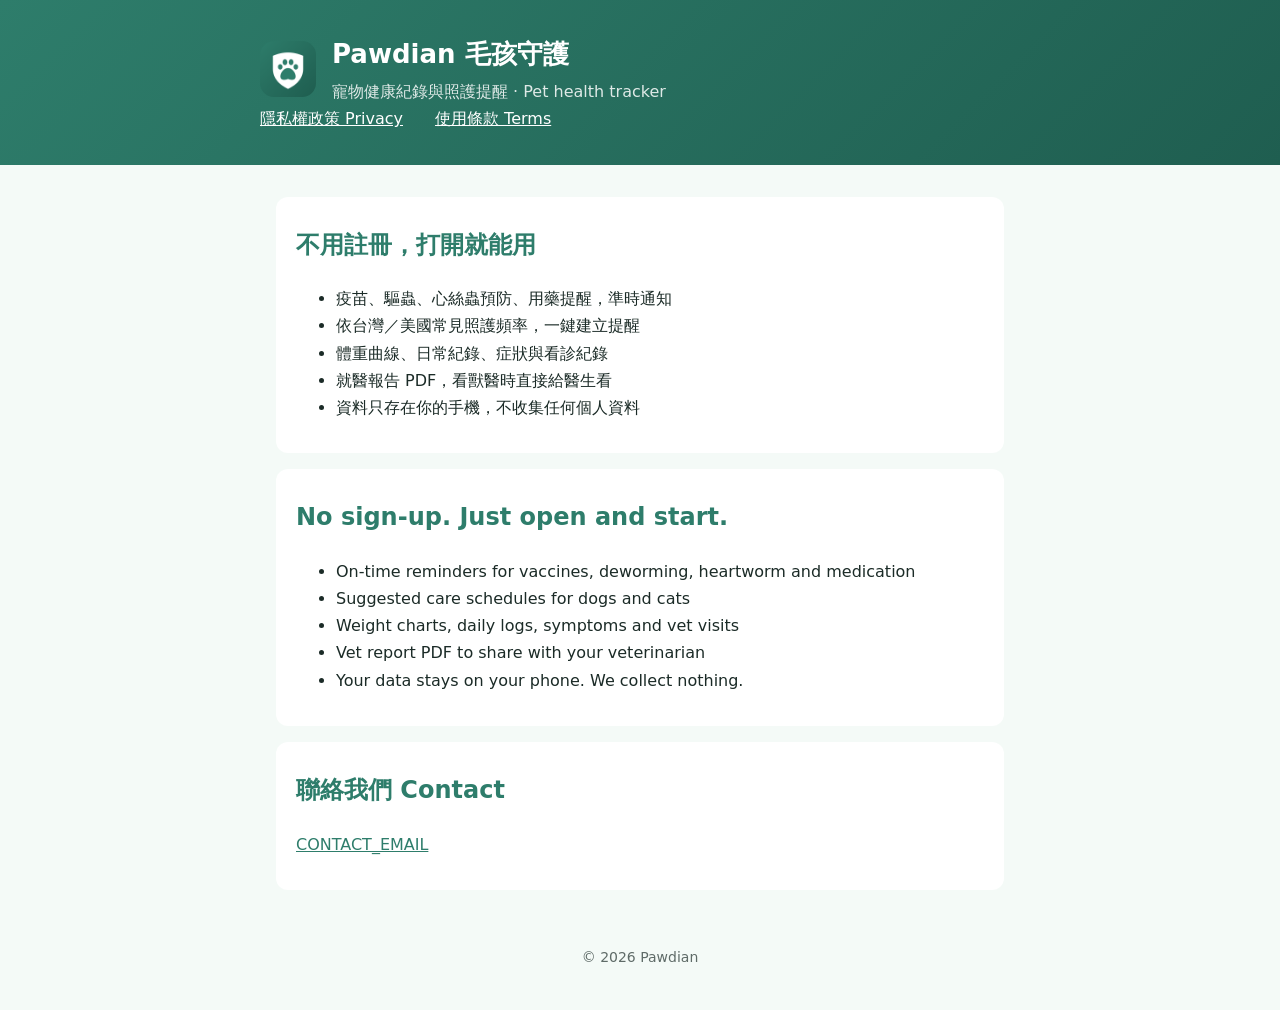
<file: site/index.html>
<!doctype html>
<html lang="zh-Hant">
<head>
  <meta charset="utf-8">
  <meta name="viewport" content="width=device-width, initial-scale=1">
  <title>Pawdian 毛孩守護</title>
  <meta name="description" content="Pawdian 毛孩守護：寵物疫苗、驅蟲、用藥提醒與健康紀錄。Pet health tracker with vaccine, deworming and medication reminders.">
  <link rel="icon" href="icon-512.png">
  <link rel="stylesheet" href="style.css">
</head>
<body>
<header>
  <div class="wrap">
    <img src="icon-512.png" alt="">
    <div>
      <h1>Pawdian 毛孩守護</h1>
      <p>寵物健康紀錄與照護提醒 · Pet health tracker</p>
    </div>
  </div>
  <nav class="wrap">
    <a href="privacy.html">隱私權政策 Privacy</a>
    <a href="terms.html">使用條款 Terms</a>
  </nav>
</header>
<main class="wrap">
  <section class="card">
    <h2>不用註冊，打開就能用</h2>
    <ul>
      <li>疫苗、驅蟲、心絲蟲預防、用藥提醒，準時通知</li>
      <li>依台灣／美國常見照護頻率，一鍵建立提醒</li>
      <li>體重曲線、日常紀錄、症狀與看診紀錄</li>
      <li>就醫報告 PDF，看獸醫時直接給醫生看</li>
      <li>資料只存在你的手機，不收集任何個人資料</li>
    </ul>
  </section>
  <section class="card">
    <h2>No sign-up. Just open and start.</h2>
    <ul>
      <li>On-time reminders for vaccines, deworming, heartworm and medication</li>
      <li>Suggested care schedules for dogs and cats</li>
      <li>Weight charts, daily logs, symptoms and vet visits</li>
      <li>Vet report PDF to share with your veterinarian</li>
      <li>Your data stays on your phone. We collect nothing.</li>
    </ul>
  </section>
  <section class="card">
    <h2>聯絡我們 Contact</h2>
    <p><a href="mailto:CONTACT_EMAIL">CONTACT_EMAIL</a></p>
  </section>
</main>
<footer class="muted">© 2026 Pawdian</footer>
</body>
</html>
</file>
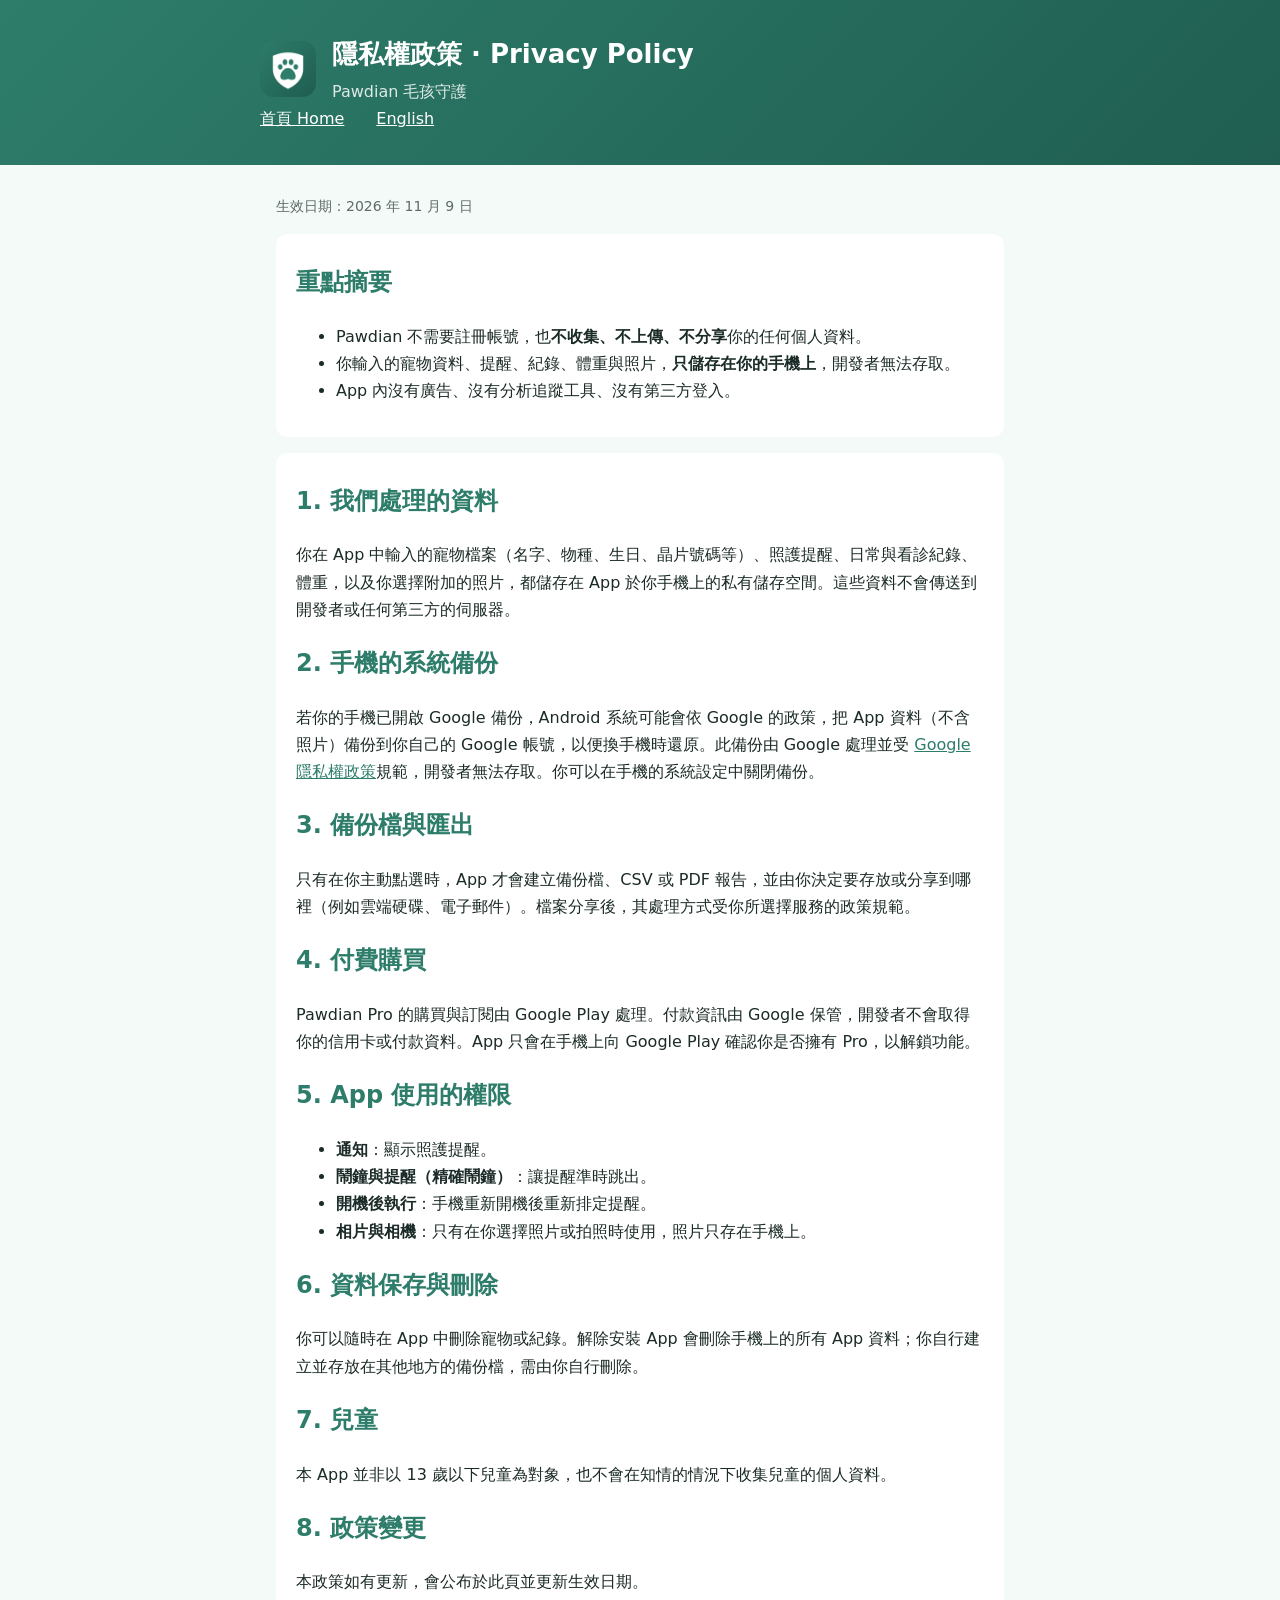
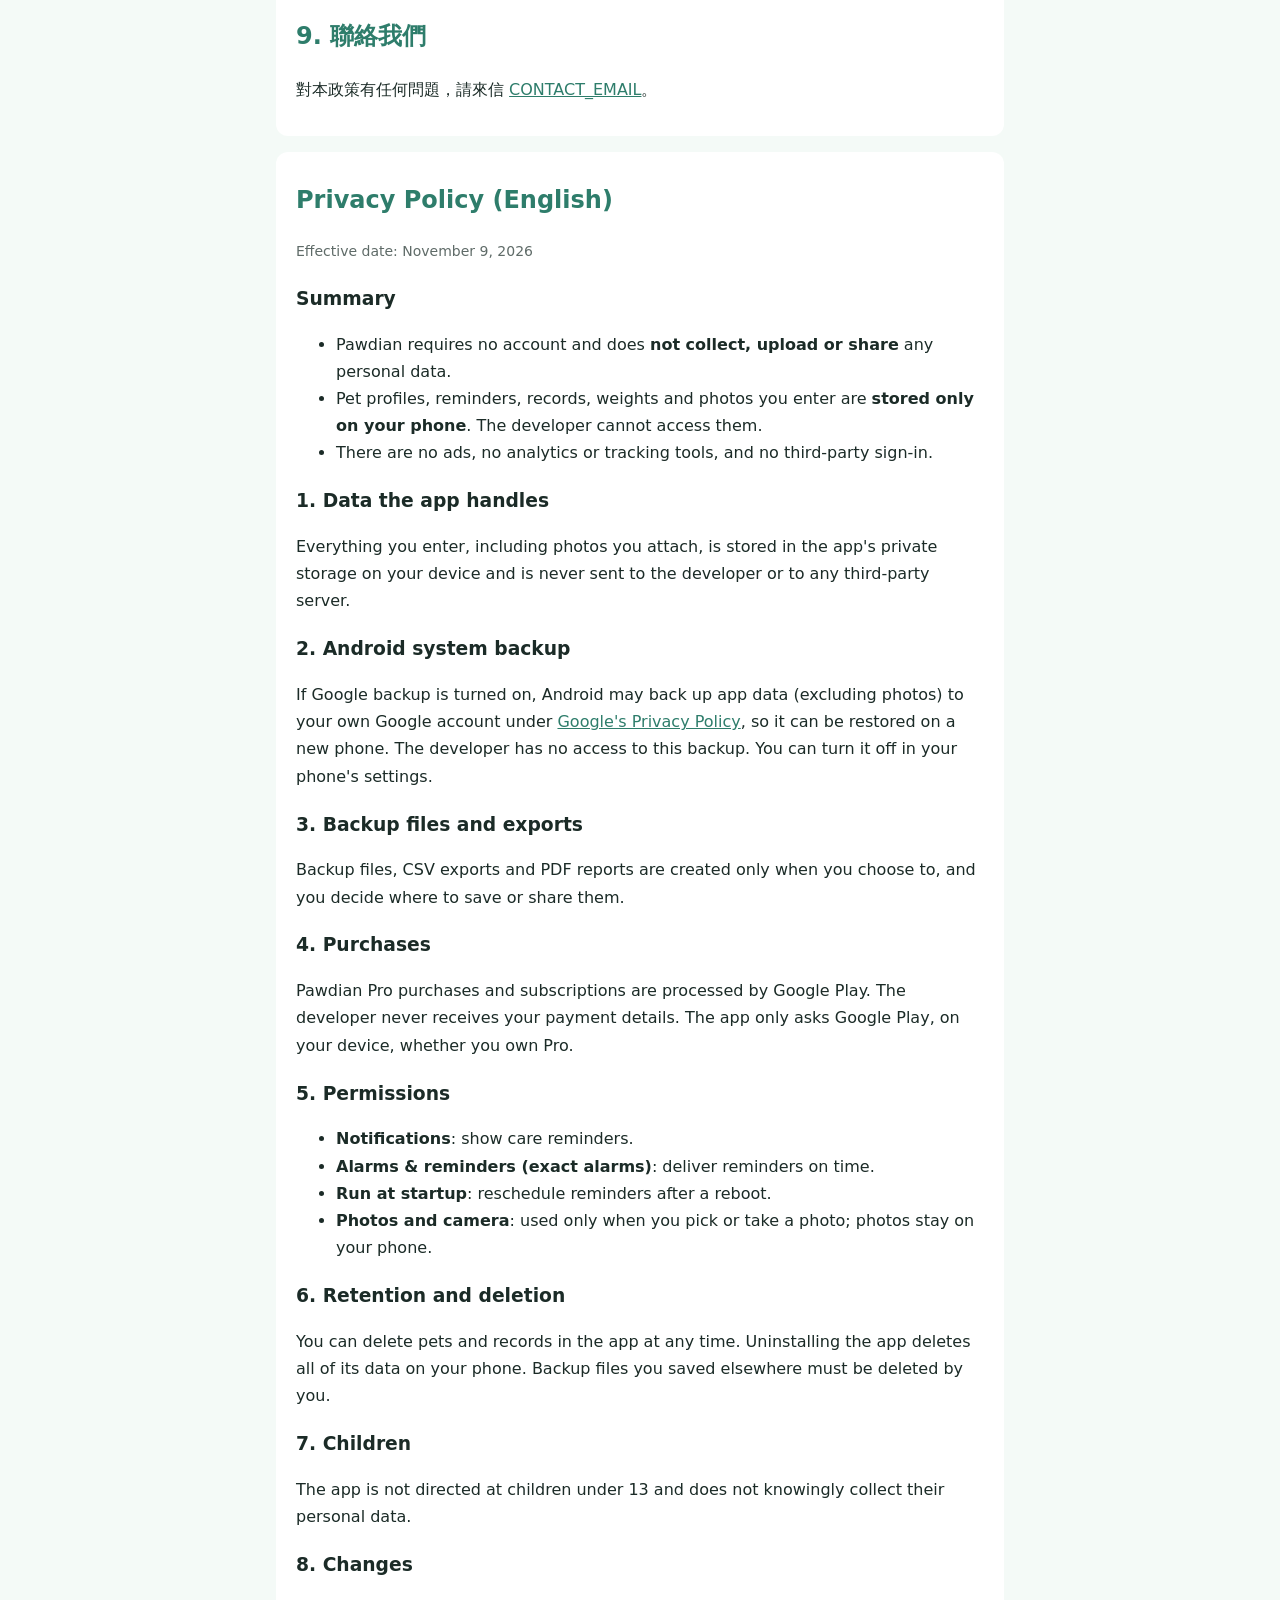
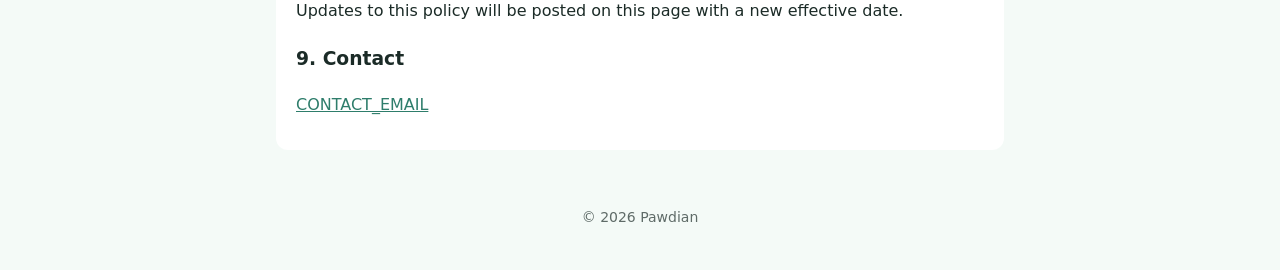
<file: site/privacy.html>
<!doctype html>
<html lang="zh-Hant">
<head>
  <meta charset="utf-8">
  <meta name="viewport" content="width=device-width, initial-scale=1">
  <title>隱私權政策 Privacy Policy · Pawdian</title>
  <link rel="icon" href="icon-512.png">
  <link rel="stylesheet" href="style.css">
</head>
<body>
<header>
  <div class="wrap">
    <img src="icon-512.png" alt="">
    <div>
      <h1>隱私權政策 · Privacy Policy</h1>
      <p>Pawdian 毛孩守護</p>
    </div>
  </div>
  <nav class="wrap">
    <a href="index.html">首頁 Home</a>
    <a href="#en">English</a>
  </nav>
</header>
<main class="wrap">
  <p class="muted">生效日期：2026 年 11 月 9 日</p>

  <section class="card">
    <h2>重點摘要</h2>
    <ul>
      <li>Pawdian 不需要註冊帳號，也<strong>不收集、不上傳、不分享</strong>你的任何個人資料。</li>
      <li>你輸入的寵物資料、提醒、紀錄、體重與照片，<strong>只儲存在你的手機上</strong>，開發者無法存取。</li>
      <li>App 內沒有廣告、沒有分析追蹤工具、沒有第三方登入。</li>
    </ul>
  </section>

  <section class="card">
    <h2>1. 我們處理的資料</h2>
    <p>你在 App 中輸入的寵物檔案（名字、物種、生日、晶片號碼等）、照護提醒、日常與看診紀錄、體重，以及你選擇附加的照片，都儲存在 App 於你手機上的私有儲存空間。這些資料不會傳送到開發者或任何第三方的伺服器。</p>

    <h2>2. 手機的系統備份</h2>
    <p>若你的手機已開啟 Google 備份，Android 系統可能會依 Google 的政策，把 App 資料（不含照片）備份到你自己的 Google 帳號，以便換手機時還原。此備份由 Google 處理並受 <a href="https://policies.google.com/privacy">Google 隱私權政策</a>規範，開發者無法存取。你可以在手機的系統設定中關閉備份。</p>

    <h2>3. 備份檔與匯出</h2>
    <p>只有在你主動點選時，App 才會建立備份檔、CSV 或 PDF 報告，並由你決定要存放或分享到哪裡（例如雲端硬碟、電子郵件）。檔案分享後，其處理方式受你所選擇服務的政策規範。</p>

    <h2>4. 付費購買</h2>
    <p>Pawdian Pro 的購買與訂閱由 Google Play 處理。付款資訊由 Google 保管，開發者不會取得你的信用卡或付款資料。App 只會在手機上向 Google Play 確認你是否擁有 Pro，以解鎖功能。</p>

    <h2>5. App 使用的權限</h2>
    <ul>
      <li><strong>通知</strong>：顯示照護提醒。</li>
      <li><strong>鬧鐘與提醒（精確鬧鐘）</strong>：讓提醒準時跳出。</li>
      <li><strong>開機後執行</strong>：手機重新開機後重新排定提醒。</li>
      <li><strong>相片與相機</strong>：只有在你選擇照片或拍照時使用，照片只存在手機上。</li>
    </ul>

    <h2>6. 資料保存與刪除</h2>
    <p>你可以隨時在 App 中刪除寵物或紀錄。解除安裝 App 會刪除手機上的所有 App 資料；你自行建立並存放在其他地方的備份檔，需由你自行刪除。</p>

    <h2>7. 兒童</h2>
    <p>本 App 並非以 13 歲以下兒童為對象，也不會在知情的情況下收集兒童的個人資料。</p>

    <h2>8. 政策變更</h2>
    <p>本政策如有更新，會公布於此頁並更新生效日期。</p>

    <h2>9. 聯絡我們</h2>
    <p>對本政策有任何問題，請來信 <a href="mailto:CONTACT_EMAIL">CONTACT_EMAIL</a>。</p>
  </section>

  <section class="card" id="en" lang="en">
    <h2>Privacy Policy (English)</h2>
    <p class="muted">Effective date: November 9, 2026</p>
    <h3>Summary</h3>
    <ul>
      <li>Pawdian requires no account and does <strong>not collect, upload or share</strong> any personal data.</li>
      <li>Pet profiles, reminders, records, weights and photos you enter are <strong>stored only on your phone</strong>. The developer cannot access them.</li>
      <li>There are no ads, no analytics or tracking tools, and no third-party sign-in.</li>
    </ul>
    <h3>1. Data the app handles</h3>
    <p>Everything you enter, including photos you attach, is stored in the app's private storage on your device and is never sent to the developer or to any third-party server.</p>
    <h3>2. Android system backup</h3>
    <p>If Google backup is turned on, Android may back up app data (excluding photos) to your own Google account under <a href="https://policies.google.com/privacy">Google's Privacy Policy</a>, so it can be restored on a new phone. The developer has no access to this backup. You can turn it off in your phone's settings.</p>
    <h3>3. Backup files and exports</h3>
    <p>Backup files, CSV exports and PDF reports are created only when you choose to, and you decide where to save or share them.</p>
    <h3>4. Purchases</h3>
    <p>Pawdian Pro purchases and subscriptions are processed by Google Play. The developer never receives your payment details. The app only asks Google Play, on your device, whether you own Pro.</p>
    <h3>5. Permissions</h3>
    <ul>
      <li><strong>Notifications</strong>: show care reminders.</li>
      <li><strong>Alarms &amp; reminders (exact alarms)</strong>: deliver reminders on time.</li>
      <li><strong>Run at startup</strong>: reschedule reminders after a reboot.</li>
      <li><strong>Photos and camera</strong>: used only when you pick or take a photo; photos stay on your phone.</li>
    </ul>
    <h3>6. Retention and deletion</h3>
    <p>You can delete pets and records in the app at any time. Uninstalling the app deletes all of its data on your phone. Backup files you saved elsewhere must be deleted by you.</p>
    <h3>7. Children</h3>
    <p>The app is not directed at children under 13 and does not knowingly collect their personal data.</p>
    <h3>8. Changes</h3>
    <p>Updates to this policy will be posted on this page with a new effective date.</p>
    <h3>9. Contact</h3>
    <p><a href="mailto:CONTACT_EMAIL">CONTACT_EMAIL</a></p>
  </section>
</main>
<footer class="muted">© 2026 Pawdian</footer>
</body>
</html>
</file>
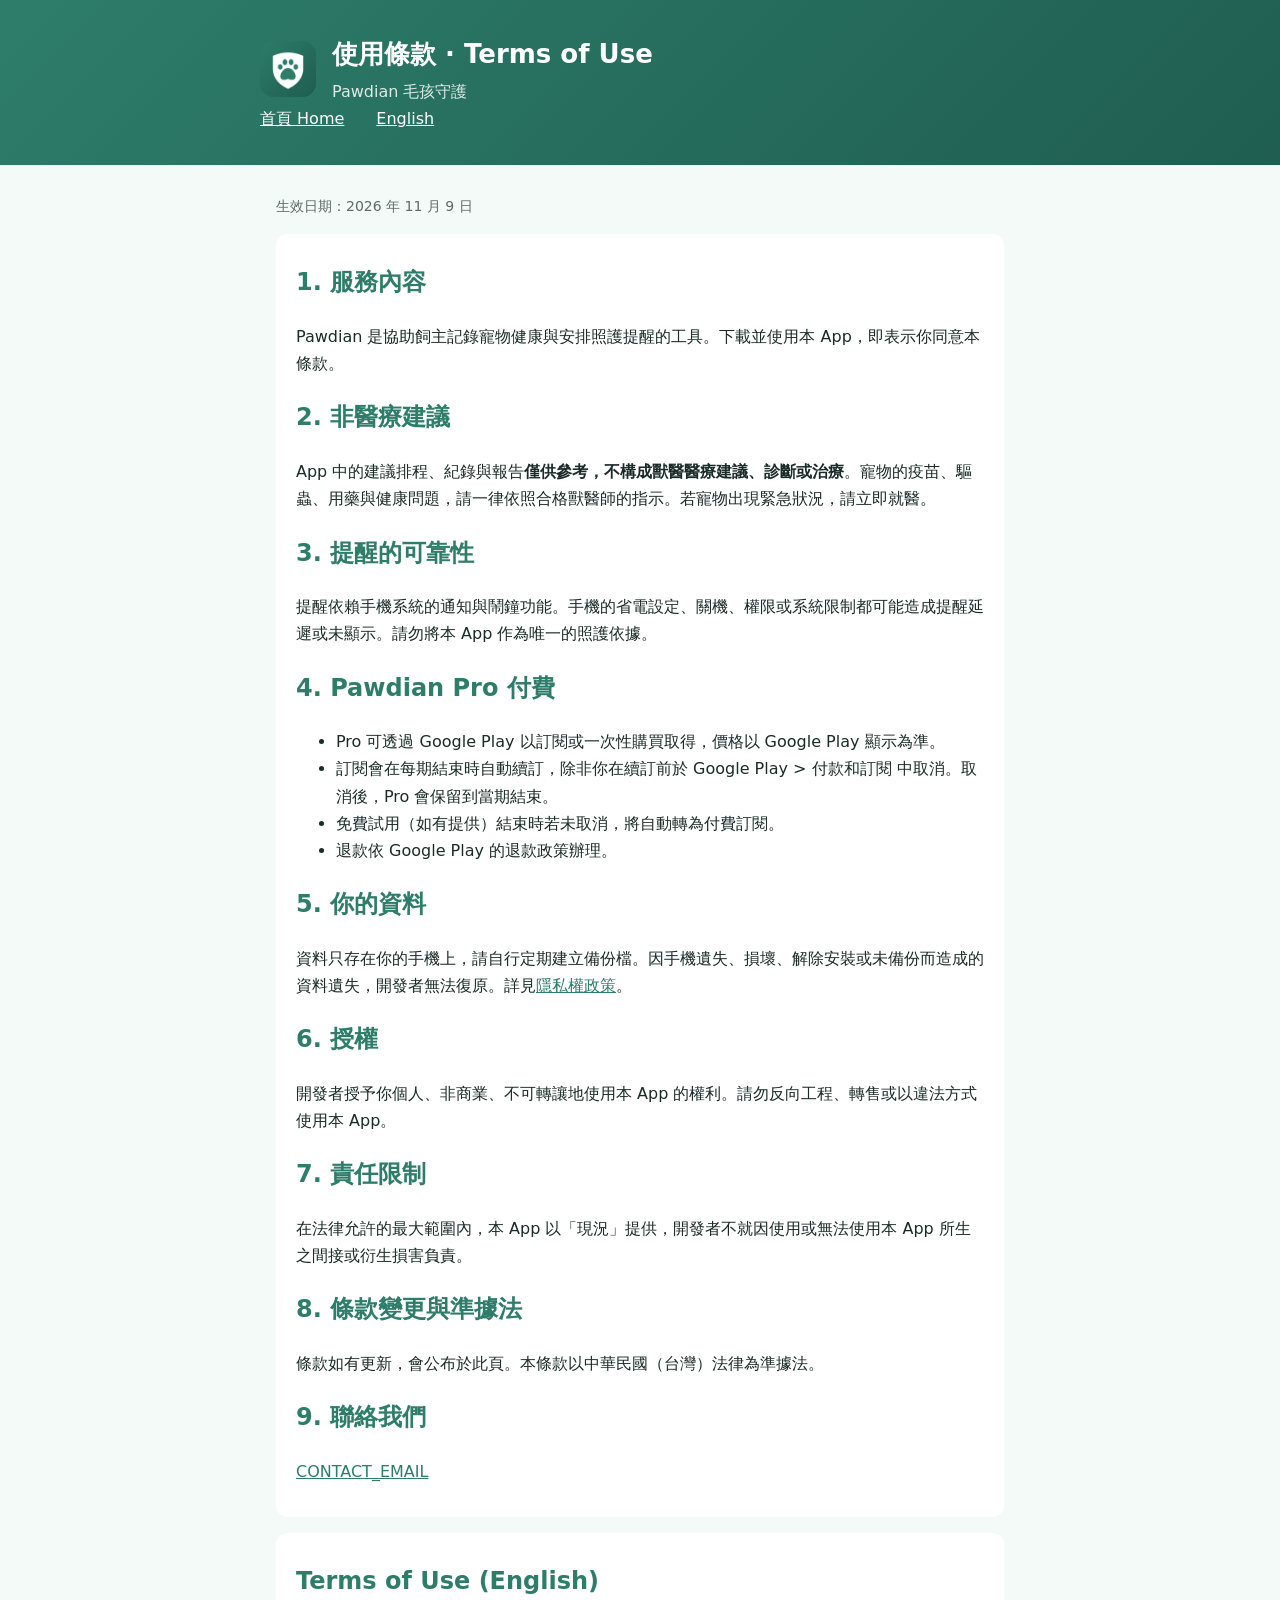
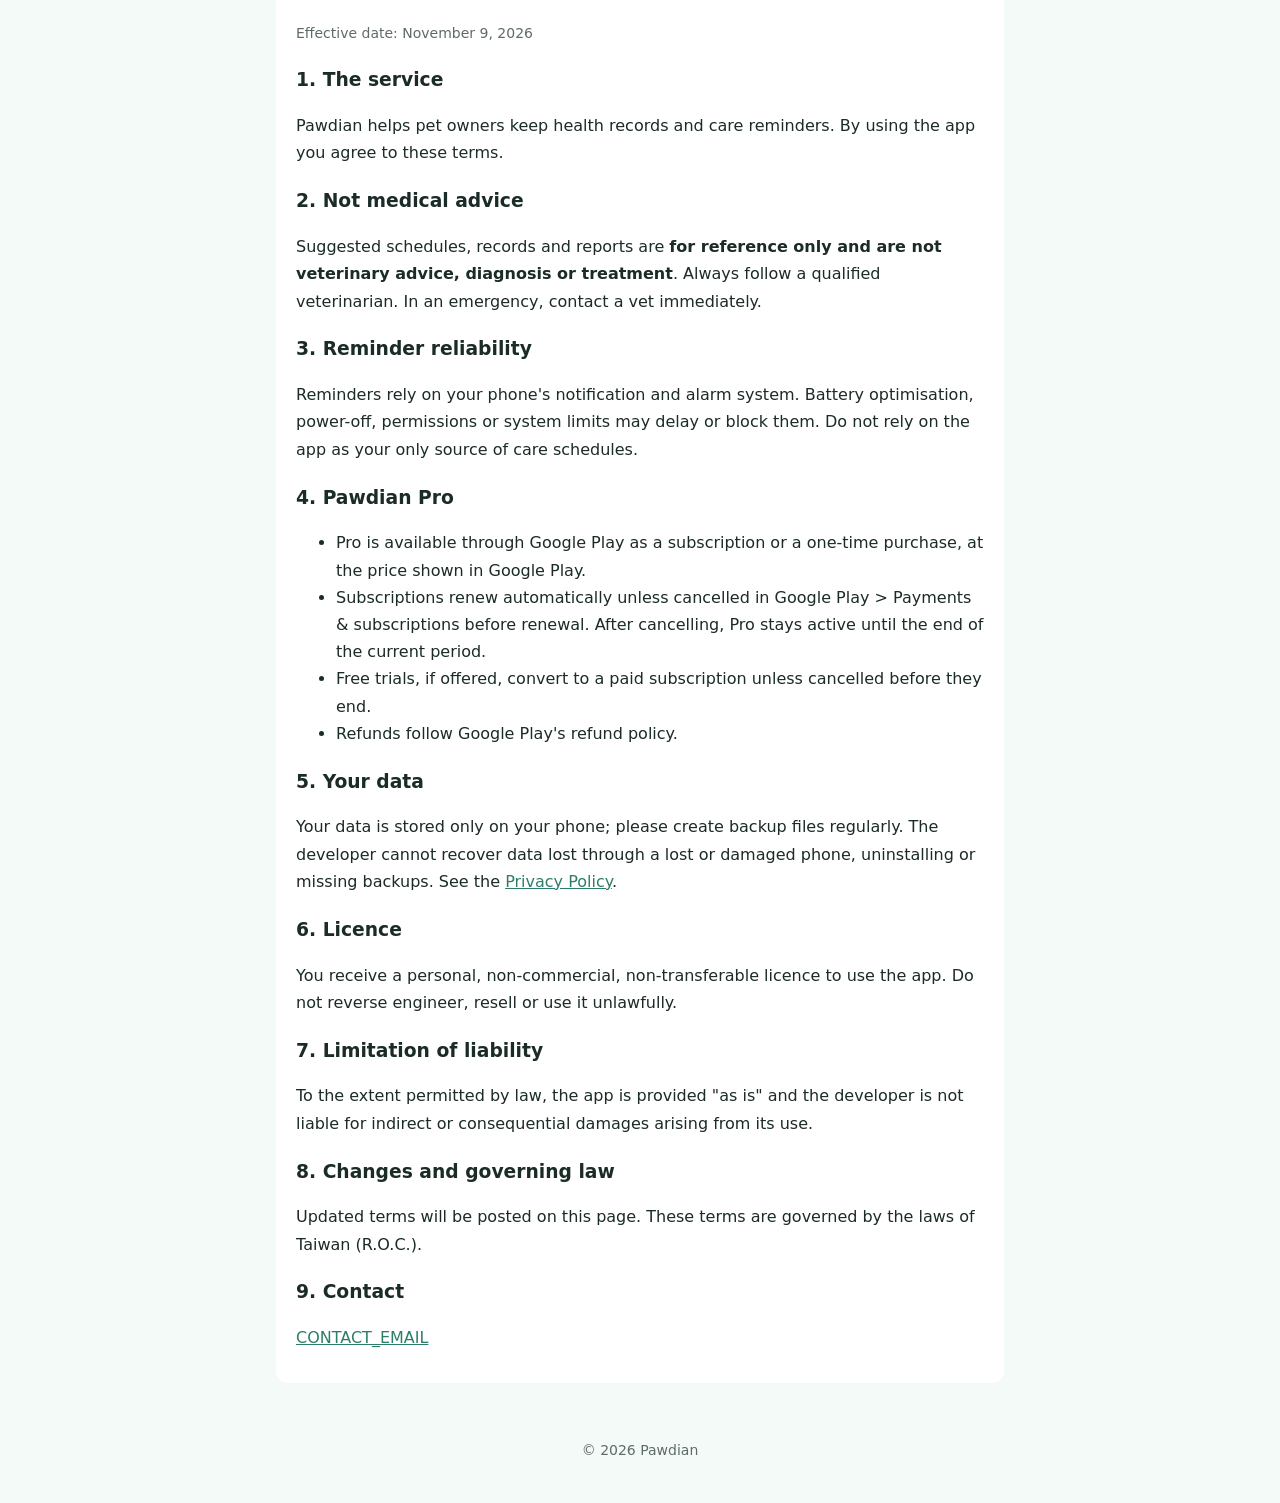
<file: site/terms.html>
<!doctype html>
<html lang="zh-Hant">
<head>
  <meta charset="utf-8">
  <meta name="viewport" content="width=device-width, initial-scale=1">
  <title>使用條款 Terms of Use · Pawdian</title>
  <link rel="icon" href="icon-512.png">
  <link rel="stylesheet" href="style.css">
</head>
<body>
<header>
  <div class="wrap">
    <img src="icon-512.png" alt="">
    <div>
      <h1>使用條款 · Terms of Use</h1>
      <p>Pawdian 毛孩守護</p>
    </div>
  </div>
  <nav class="wrap">
    <a href="index.html">首頁 Home</a>
    <a href="#en">English</a>
  </nav>
</header>
<main class="wrap">
  <p class="muted">生效日期：2026 年 11 月 9 日</p>
  <section class="card">
    <h2>1. 服務內容</h2>
    <p>Pawdian 是協助飼主記錄寵物健康與安排照護提醒的工具。下載並使用本 App，即表示你同意本條款。</p>

    <h2>2. 非醫療建議</h2>
    <p>App 中的建議排程、紀錄與報告<strong>僅供參考，不構成獸醫醫療建議、診斷或治療</strong>。寵物的疫苗、驅蟲、用藥與健康問題，請一律依照合格獸醫師的指示。若寵物出現緊急狀況，請立即就醫。</p>

    <h2>3. 提醒的可靠性</h2>
    <p>提醒依賴手機系統的通知與鬧鐘功能。手機的省電設定、關機、權限或系統限制都可能造成提醒延遲或未顯示。請勿將本 App 作為唯一的照護依據。</p>

    <h2>4. Pawdian Pro 付費</h2>
    <ul>
      <li>Pro 可透過 Google Play 以訂閱或一次性購買取得，價格以 Google Play 顯示為準。</li>
      <li>訂閱會在每期結束時自動續訂，除非你在續訂前於 Google Play &gt; 付款和訂閱 中取消。取消後，Pro 會保留到當期結束。</li>
      <li>免費試用（如有提供）結束時若未取消，將自動轉為付費訂閱。</li>
      <li>退款依 Google Play 的退款政策辦理。</li>
    </ul>

    <h2>5. 你的資料</h2>
    <p>資料只存在你的手機上，請自行定期建立備份檔。因手機遺失、損壞、解除安裝或未備份而造成的資料遺失，開發者無法復原。詳見<a href="privacy.html">隱私權政策</a>。</p>

    <h2>6. 授權</h2>
    <p>開發者授予你個人、非商業、不可轉讓地使用本 App 的權利。請勿反向工程、轉售或以違法方式使用本 App。</p>

    <h2>7. 責任限制</h2>
    <p>在法律允許的最大範圍內，本 App 以「現況」提供，開發者不就因使用或無法使用本 App 所生之間接或衍生損害負責。</p>

    <h2>8. 條款變更與準據法</h2>
    <p>條款如有更新，會公布於此頁。本條款以中華民國（台灣）法律為準據法。</p>

    <h2>9. 聯絡我們</h2>
    <p><a href="mailto:CONTACT_EMAIL">CONTACT_EMAIL</a></p>
  </section>

  <section class="card" id="en" lang="en">
    <h2>Terms of Use (English)</h2>
    <p class="muted">Effective date: November 9, 2026</p>
    <h3>1. The service</h3>
    <p>Pawdian helps pet owners keep health records and care reminders. By using the app you agree to these terms.</p>
    <h3>2. Not medical advice</h3>
    <p>Suggested schedules, records and reports are <strong>for reference only and are not veterinary advice, diagnosis or treatment</strong>. Always follow a qualified veterinarian. In an emergency, contact a vet immediately.</p>
    <h3>3. Reminder reliability</h3>
    <p>Reminders rely on your phone's notification and alarm system. Battery optimisation, power-off, permissions or system limits may delay or block them. Do not rely on the app as your only source of care schedules.</p>
    <h3>4. Pawdian Pro</h3>
    <ul>
      <li>Pro is available through Google Play as a subscription or a one-time purchase, at the price shown in Google Play.</li>
      <li>Subscriptions renew automatically unless cancelled in Google Play &gt; Payments &amp; subscriptions before renewal. After cancelling, Pro stays active until the end of the current period.</li>
      <li>Free trials, if offered, convert to a paid subscription unless cancelled before they end.</li>
      <li>Refunds follow Google Play's refund policy.</li>
    </ul>
    <h3>5. Your data</h3>
    <p>Your data is stored only on your phone; please create backup files regularly. The developer cannot recover data lost through a lost or damaged phone, uninstalling or missing backups. See the <a href="privacy.html">Privacy Policy</a>.</p>
    <h3>6. Licence</h3>
    <p>You receive a personal, non-commercial, non-transferable licence to use the app. Do not reverse engineer, resell or use it unlawfully.</p>
    <h3>7. Limitation of liability</h3>
    <p>To the extent permitted by law, the app is provided "as is" and the developer is not liable for indirect or consequential damages arising from its use.</p>
    <h3>8. Changes and governing law</h3>
    <p>Updated terms will be posted on this page. These terms are governed by the laws of Taiwan (R.O.C.).</p>
    <h3>9. Contact</h3>
    <p><a href="mailto:CONTACT_EMAIL">CONTACT_EMAIL</a></p>
  </section>
</main>
<footer class="muted">© 2026 Pawdian</footer>
</body>
</html>
</file>
<file: site/style.css>
:root {
  --brand: #2e7d6b;
  --brand-dark: #1f5e50;
  --bg: #f4faf7;
  --text: #1b2b27;
  --muted: #5f6b68;
  --card: #ffffff;
}
@media (prefers-color-scheme: dark) {
  :root {
    --bg: #101816;
    --text: #e3ece9;
    --muted: #a3b1ad;
    --card: #17221f;
  }
}
* { box-sizing: border-box; }
body {
  margin: 0;
  background: var(--bg);
  color: var(--text);
  font: 16px/1.7 system-ui, -apple-system, "Segoe UI", "Noto Sans TC", "PingFang TC", sans-serif;
}
header {
  background: linear-gradient(135deg, var(--brand), var(--brand-dark));
  color: #fff;
  padding: 32px 16px;
}
header .wrap { display: flex; align-items: center; gap: 16px; }
header img { width: 56px; height: 56px; border-radius: 14px; }
header h1 { margin: 0; font-size: 26px; }
header p { margin: 2px 0 0; opacity: .85; }
nav { margin-top: 12px; }
nav a { color: #fff; margin-right: 16px; }
.wrap { max-width: 760px; margin: 0 auto; }
main { padding: 16px; }
section.card {
  background: var(--card);
  border-radius: 12px;
  padding: 8px 20px 16px;
  margin: 16px 0;
}
h2 { color: var(--brand); margin-top: 20px; }
h3 { margin-bottom: 4px; }
a { color: var(--brand); }
.muted { color: var(--muted); font-size: 14px; }
footer { text-align: center; padding: 24px 16px 40px; }
</file>
